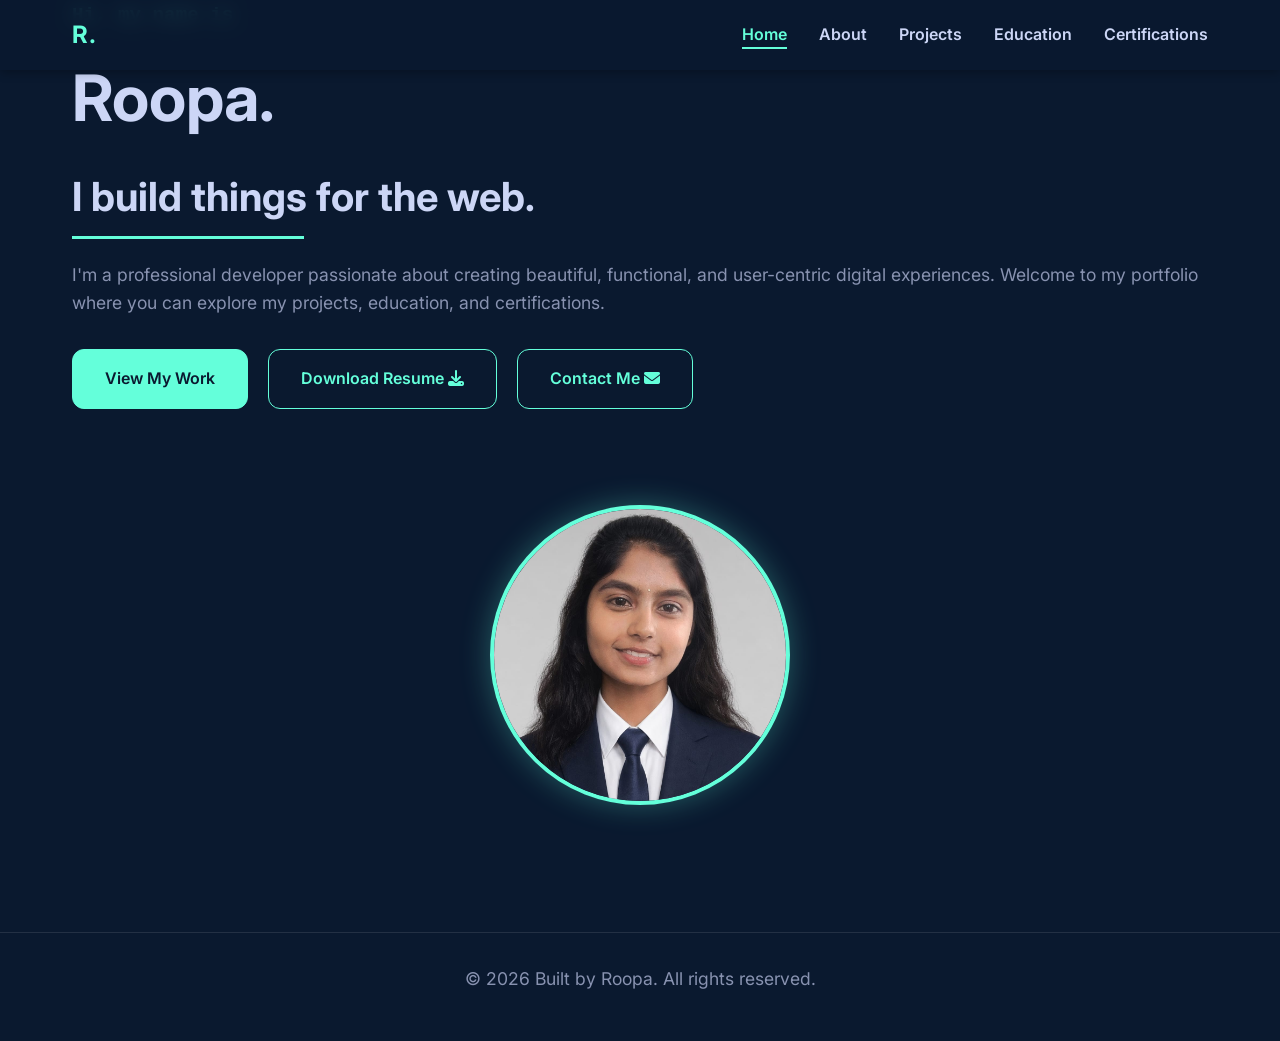
<file: index.html>
<!DOCTYPE html>
<html lang="en">
<head>
    <meta charset="UTF-8">
    <meta name="viewport" content="width=device-width, initial-scale=1.0">
    <title>Roopa | Professional Portfolio</title>
    <meta name="description" content="Professional portfolio of Roopa">
    <link rel="stylesheet" href="style.css">
    <!-- Font Awesome for Icons -->
    <link rel="stylesheet" href="https://cdnjs.cloudflare.com/ajax/libs/font-awesome/6.4.0/css/all.min.css">
</head>
<body>

    <!-- Header Navigation -->
    <header>
        <nav class="container">
            <div class="logo">R.</div>
            <ul class="nav-links">
                <li><a href="index.html" class="active">Home</a></li>
                <li><a href="about.html">About</a></li>
                <li><a href="projects.html">Projects</a></li>
                <li><a href="education.html">Education</a></li>
                <li><a href="certifications.html">Certifications</a></li>
            </ul>
            <div class="menu-toggle">
                <i class="fas fa-bars"></i>
            </div>
        </nav>
    </header>

    <!-- Main Content -->
    <main>
        <section class="container hero" id="home">
            <div class="hero-content fade-in">
                <h3>Hi, my name is</h3>
                <h1>Roopa.</h1>
                <h2>I build things for the web.</h2>
                <p>I'm a professional developer passionate about creating beautiful, functional, and user-centric digital experiences. Welcome to my portfolio where you can explore my projects, education, and certifications.</p>
                <div class="hero-btns">
                    <a href="projects.html" class="btn btn-primary">View My Work</a>
                    <a href="resume.docx" download="Roopa_Resume.docx" class="btn">Download Resume <i class="fas fa-download"></i></a>
                    <a href="mailto:contact@example.com" class="btn">Contact Me <i class="fas fa-envelope"></i></a>
                </div>
            </div>
            <div class="hero-image fade-in">
                <img src="photo.jpeg" alt="Roopa - Professional Photo" id="profile-photo">
            </div>
        </section>
    </main>

    <!-- Footer -->
    <footer>
        <p>&copy; 2026 Built by Roopa. All rights reserved.</p>
    </footer>

    <script src="script.js"></script>
</body>
</html>
</file>
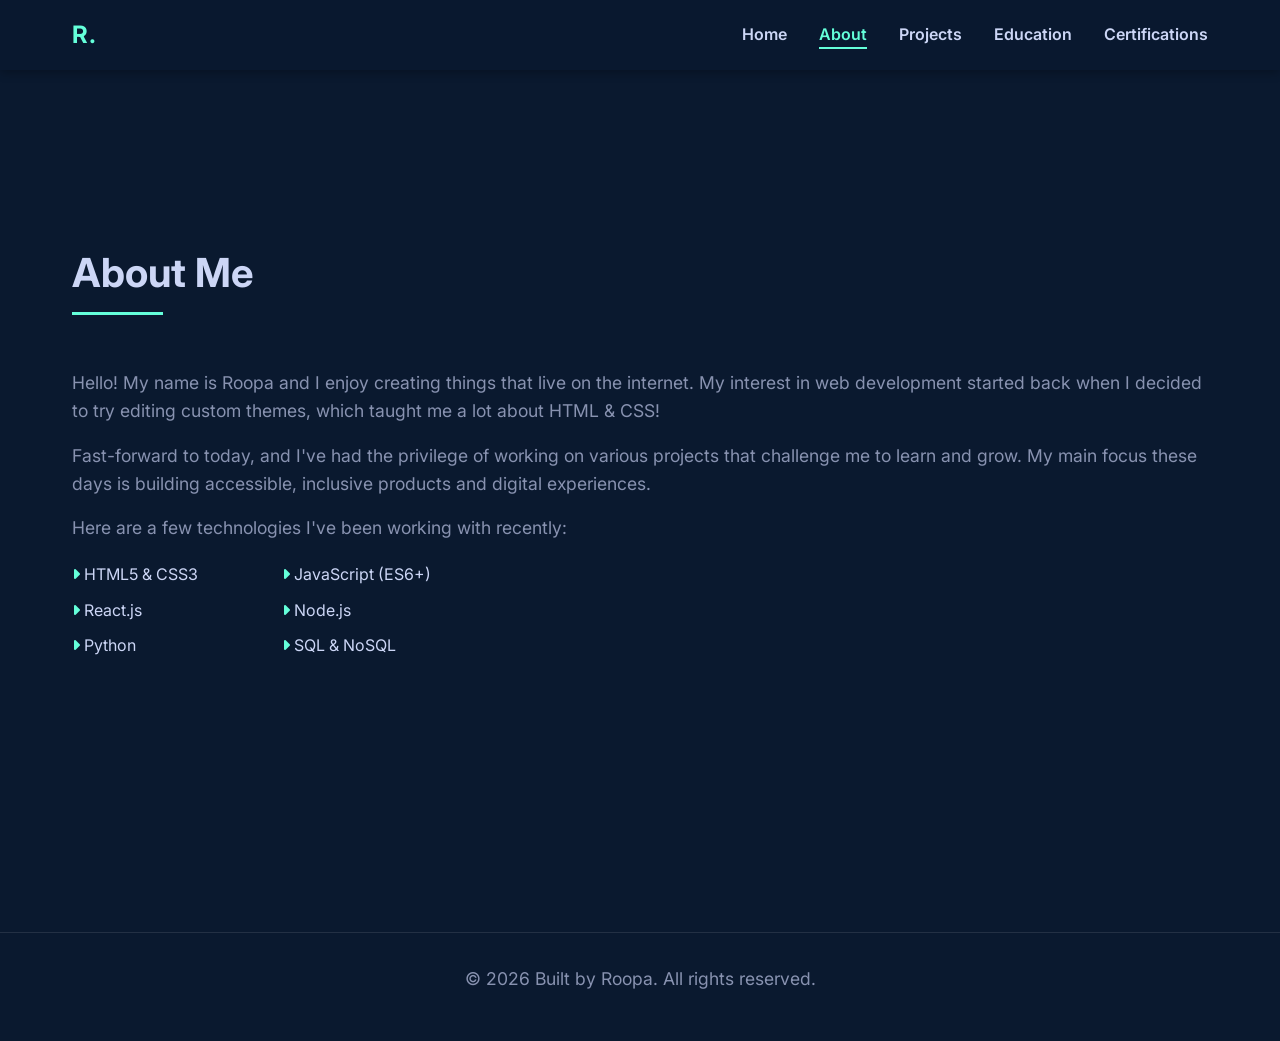
<file: about.html>
<!DOCTYPE html>
<html lang="en">
<head>
    <meta charset="UTF-8">
    <meta name="viewport" content="width=device-width, initial-scale=1.0">
    <title>About | Roopa</title>
    <meta name="description" content="About Roopa - Background and Skills">
    <link rel="stylesheet" href="style.css">
    <link rel="stylesheet" href="https://cdnjs.cloudflare.com/ajax/libs/font-awesome/6.4.0/css/all.min.css">
</head>
<body>

    <header>
        <nav class="container">
            <div class="logo">R.</div>
            <ul class="nav-links">
                <li><a href="index.html">Home</a></li>
                <li><a href="about.html" class="active">About</a></li>
                <li><a href="projects.html">Projects</a></li>
                <li><a href="education.html">Education</a></li>
                <li><a href="certifications.html">Certifications</a></li>
            </ul>
            <div class="menu-toggle">
                <i class="fas fa-bars"></i>
            </div>
        </nav>
    </header>

    <main>
        <section class="container" id="about">
            <div class="fade-in">
                <h2>About Me</h2>
                <div style="display: flex; gap: 2rem; flex-wrap: wrap; align-items: flex-start; margin-top: 2rem;">
                    <div style="flex: 2; min-width: 300px;">
                        <p>Hello! My name is Roopa and I enjoy creating things that live on the internet. My interest in web development started back when I decided to try editing custom themes, which taught me a lot about HTML & CSS!</p>
                        <p>Fast-forward to today, and I've had the privilege of working on various projects that challenge me to learn and grow. My main focus these days is building accessible, inclusive products and digital experiences.</p>
                        <p>Here are a few technologies I've been working with recently:</p>
                        <ul style="list-style: none; display: grid; grid-template-columns: repeat(2, minmax(140px, 200px)); gap: 10px; margin-top: 20px;">
                            <li><i class="fas fa-caret-right" style="color: var(--accent-color);"></i> HTML5 & CSS3</li>
                            <li><i class="fas fa-caret-right" style="color: var(--accent-color);"></i> JavaScript (ES6+)</li>
                            <li><i class="fas fa-caret-right" style="color: var(--accent-color);"></i> React.js</li>
                            <li><i class="fas fa-caret-right" style="color: var(--accent-color);"></i> Node.js</li>
                            <li><i class="fas fa-caret-right" style="color: var(--accent-color);"></i> Python</li>
                            <li><i class="fas fa-caret-right" style="color: var(--accent-color);"></i> SQL & NoSQL</li>
                        </ul>
                    </div>
                </div>
            </div>
        </section>
    </main>

    <footer>
        <p>&copy; 2026 Built by Roopa. All rights reserved.</p>
    </footer>

    <script src="script.js"></script>
</body>
</html>
</file>
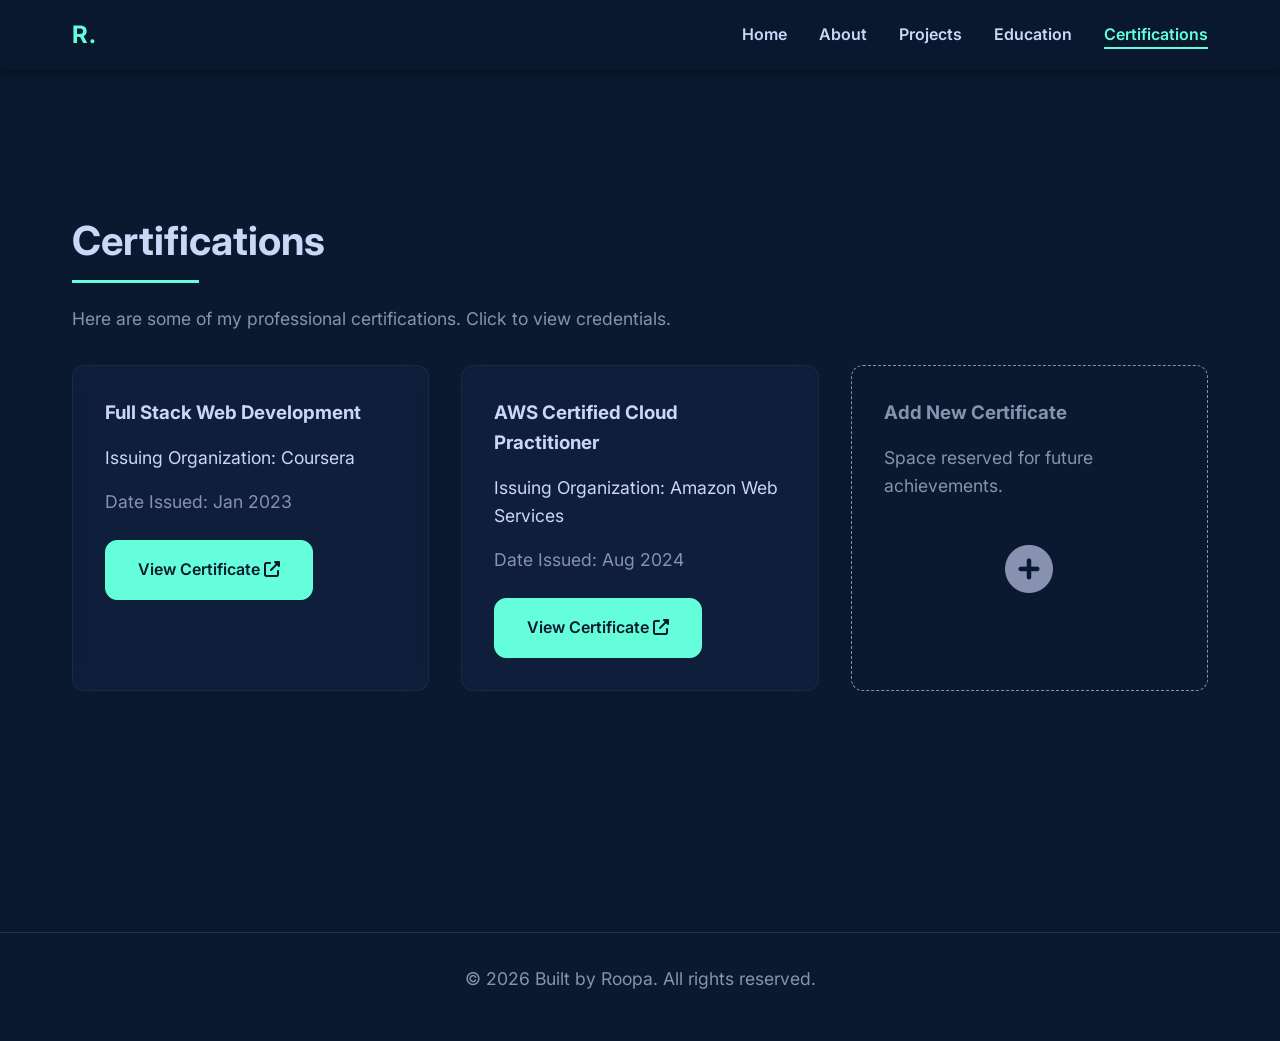
<file: certifications.html>
<!DOCTYPE html>
<html lang="en">
<head>
    <meta charset="UTF-8">
    <meta name="viewport" content="width=device-width, initial-scale=1.0">
    <title>Certifications | Roopa</title>
    <meta name="description" content="Certifications earned by Roopa">
    <link rel="stylesheet" href="style.css">
    <link rel="stylesheet" href="https://cdnjs.cloudflare.com/ajax/libs/font-awesome/6.4.0/css/all.min.css">
</head>
<body>

    <header>
        <nav class="container">
            <div class="logo">R.</div>
            <ul class="nav-links">
                <li><a href="index.html">Home</a></li>
                <li><a href="about.html">About</a></li>
                <li><a href="projects.html">Projects</a></li>
                <li><a href="education.html">Education</a></li>
                <li><a href="certifications.html" class="active">Certifications</a></li>
            </ul>
            <div class="menu-toggle">
                <i class="fas fa-bars"></i>
            </div>
        </nav>
    </header>

    <main>
        <section class="container" id="certifications">
            <div class="fade-in">
                <h2>Certifications</h2>
                <p>Here are some of my professional certifications. Click to view credentials.</p>
                
                <div class="grid">
                    <!-- Certificate 1 -->
                    <div class="card">
                        <h3>Full Stack Web Development</h3>
                        <p style="color: var(--text-primary);">Issuing Organization: Coursera</p>
                        <p>Date Issued: Jan 2023</p>
                        <div class="card-links" style="margin-top: 1.5rem;">
                            <a href="#" class="btn btn-primary" style="font-size: 1rem; margin-top: 0;">View Certificate <i class="fas fa-external-link-alt"></i></a>
                        </div>
                    </div>

                    <!-- Certificate 2 -->
                    <div class="card">
                        <h3>AWS Certified Cloud Practitioner</h3>
                        <p style="color: var(--text-primary);">Issuing Organization: Amazon Web Services</p>
                        <p>Date Issued: Aug 2024</p>
                        <div class="card-links" style="margin-top: 1.5rem;">
                            <a href="#" class="btn btn-primary" style="font-size: 1rem; margin-top: 0;">View Certificate <i class="fas fa-external-link-alt"></i></a>
                        </div>
                    </div>

                    <!-- Certificate Placeholder for future -->
                    <div class="card" style="border-style: dashed; border-color: var(--text-secondary); background: transparent;">
                        <h3 style="color: var(--text-secondary);">Add New Certificate</h3>
                        <p>Space reserved for future achievements.</p>
                        <div style="text-align: center; margin-top: 2rem; font-size: 3rem; color: var(--text-secondary);">
                            <i class="fas fa-plus-circle"></i>
                        </div>
                    </div>
                </div>
            </div>
        </section>
    </main>

    <footer>
        <p>&copy; 2026 Built by Roopa. All rights reserved.</p>
    </footer>

    <script src="script.js"></script>
</body>
</html>
</file>
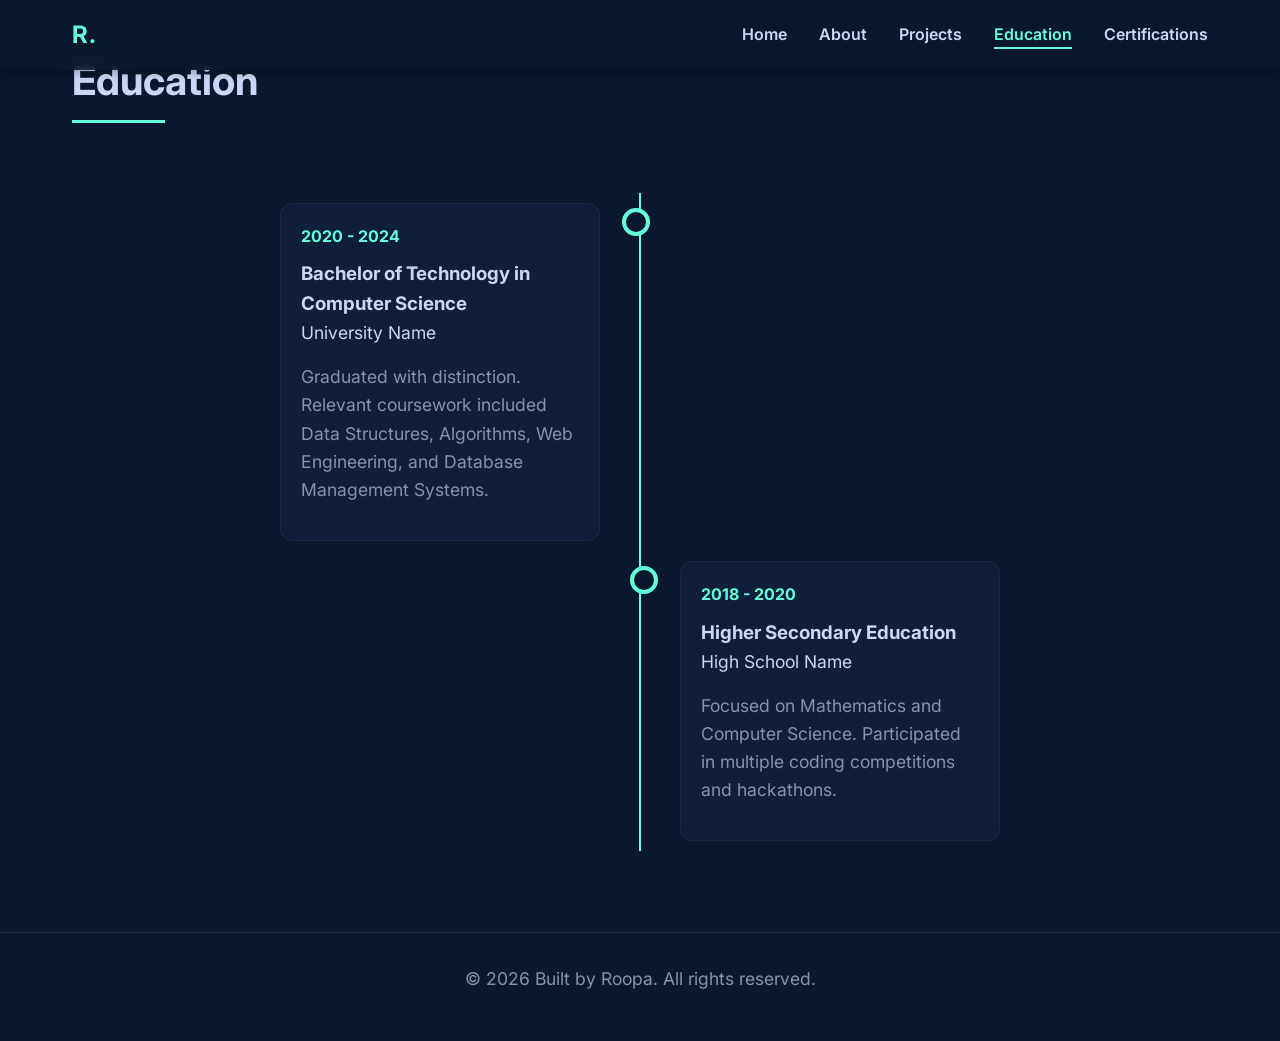
<file: education.html>
<!DOCTYPE html>
<html lang="en">
<head>
    <meta charset="UTF-8">
    <meta name="viewport" content="width=device-width, initial-scale=1.0">
    <title>Education | Roopa</title>
    <meta name="description" content="Educational background of Roopa">
    <link rel="stylesheet" href="style.css">
    <link rel="stylesheet" href="https://cdnjs.cloudflare.com/ajax/libs/font-awesome/6.4.0/css/all.min.css">
</head>
<body>

    <header>
        <nav class="container">
            <div class="logo">R.</div>
            <ul class="nav-links">
                <li><a href="index.html">Home</a></li>
                <li><a href="about.html">About</a></li>
                <li><a href="projects.html">Projects</a></li>
                <li><a href="education.html" class="active">Education</a></li>
                <li><a href="certifications.html">Certifications</a></li>
            </ul>
            <div class="menu-toggle">
                <i class="fas fa-bars"></i>
            </div>
        </nav>
    </header>

    <main>
        <section class="container" id="education">
            <div class="fade-in">
                <h2>Education</h2>
                
                <div class="timeline">
                    <!-- Education 1 -->
                    <div class="timeline-item left">
                        <div class="timeline-content">
                            <div class="timeline-date">2020 - 2024</div>
                            <h3>Bachelor of Technology in Computer Science</h3>
                            <p style="color: var(--text-primary);">University Name</p>
                            <p>Graduated with distinction. Relevant coursework included Data Structures, Algorithms, Web Engineering, and Database Management Systems.</p>
                        </div>
                    </div>

                    <!-- Education 2 -->
                    <div class="timeline-item right">
                        <div class="timeline-content">
                            <div class="timeline-date">2018 - 2020</div>
                            <h3>Higher Secondary Education</h3>
                            <p style="color: var(--text-primary);">High School Name</p>
                            <p>Focused on Mathematics and Computer Science. Participated in multiple coding competitions and hackathons.</p>
                        </div>
                    </div>
                </div>
            </div>
        </section>
    </main>

    <footer>
        <p>&copy; 2026 Built by Roopa. All rights reserved.</p>
    </footer>

    <script src="script.js"></script>
</body>
</html>
</file>
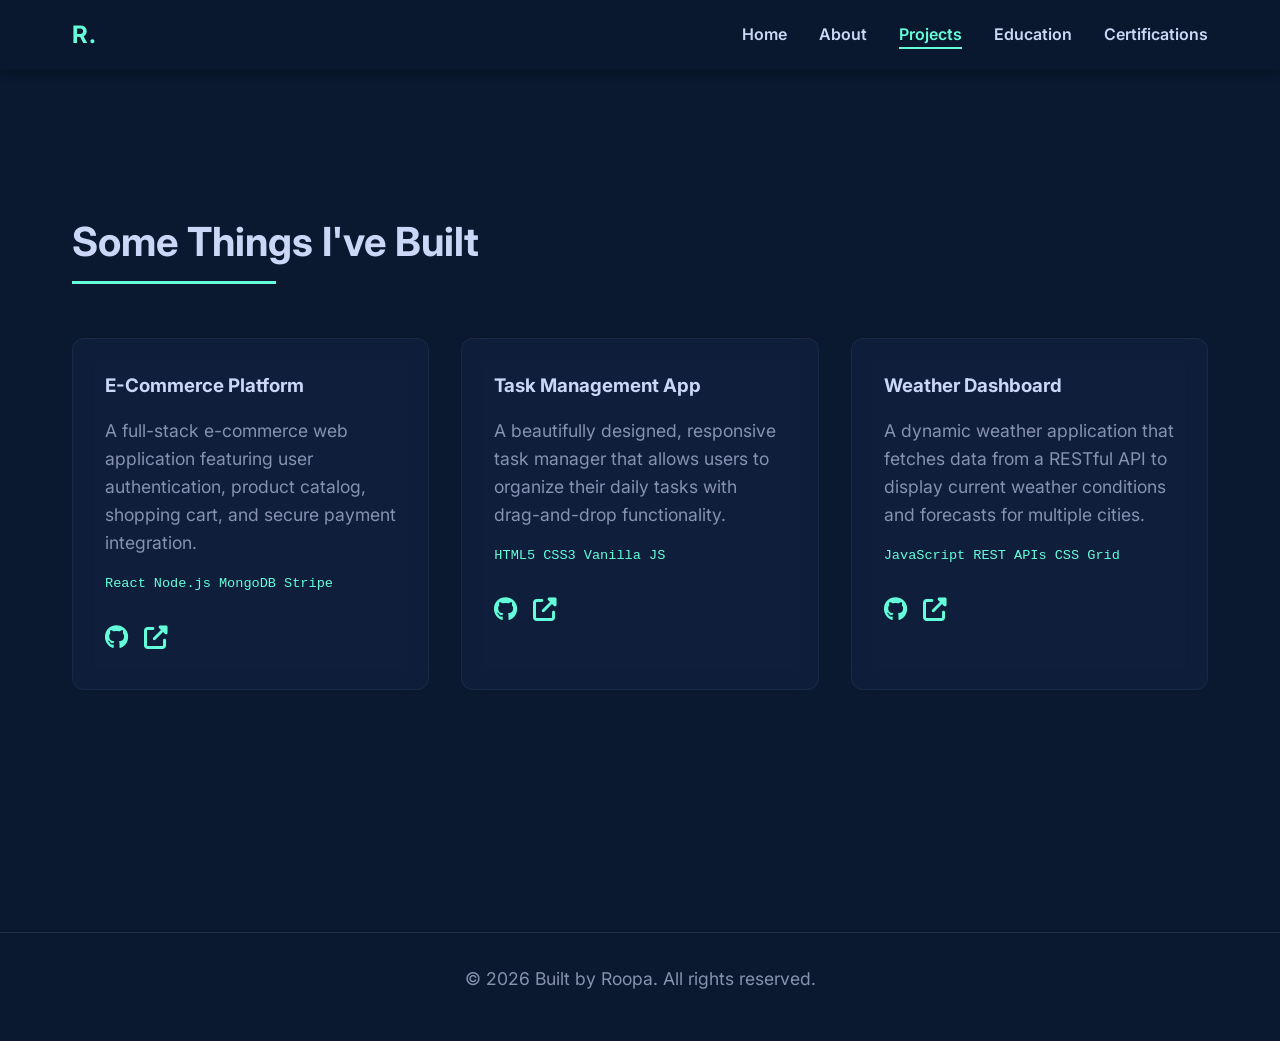
<file: projects.html>
<!DOCTYPE html>
<html lang="en">
<head>
    <meta charset="UTF-8">
    <meta name="viewport" content="width=device-width, initial-scale=1.0">
    <title>Projects | Roopa</title>
    <meta name="description" content="Projects developed by Roopa">
    <link rel="stylesheet" href="style.css">
    <link rel="stylesheet" href="https://cdnjs.cloudflare.com/ajax/libs/font-awesome/6.4.0/css/all.min.css">
</head>
<body>

    <header>
        <nav class="container">
            <div class="logo">R.</div>
            <ul class="nav-links">
                <li><a href="index.html">Home</a></li>
                <li><a href="about.html">About</a></li>
                <li><a href="projects.html" class="active">Projects</a></li>
                <li><a href="education.html">Education</a></li>
                <li><a href="certifications.html">Certifications</a></li>
            </ul>
            <div class="menu-toggle">
                <i class="fas fa-bars"></i>
            </div>
        </nav>
    </header>

    <main>
        <section class="container" id="projects">
            <div class="fade-in">
                <h2>Some Things I've Built</h2>
                
                <div class="grid">
                    <!-- Project 1 -->
                    <div class="card">
                        <h3>E-Commerce Platform</h3>
                        <p>A full-stack e-commerce web application featuring user authentication, product catalog, shopping cart, and secure payment integration.</p>
                        <div class="tech-stack">
                            <span>React</span>
                            <span>Node.js</span>
                            <span>MongoDB</span>
                            <span>Stripe</span>
                        </div>
                        <div class="card-links">
                            <a href="#" target="_blank" aria-label="GitHub Link"><i class="fab fa-github"></i></a>
                            <a href="#" target="_blank" aria-label="Live Demo Link"><i class="fas fa-external-link-alt"></i></a>
                        </div>
                    </div>

                    <!-- Project 2 -->
                    <div class="card">
                        <h3>Task Management App</h3>
                        <p>A beautifully designed, responsive task manager that allows users to organize their daily tasks with drag-and-drop functionality.</p>
                        <div class="tech-stack">
                            <span>HTML5</span>
                            <span>CSS3</span>
                            <span>Vanilla JS</span>
                        </div>
                        <div class="card-links">
                            <a href="#" target="_blank" aria-label="GitHub Link"><i class="fab fa-github"></i></a>
                            <a href="#" target="_blank" aria-label="Live Demo Link"><i class="fas fa-external-link-alt"></i></a>
                        </div>
                    </div>

                    <!-- Project 3 -->
                    <div class="card">
                        <h3>Weather Dashboard</h3>
                        <p>A dynamic weather application that fetches data from a RESTful API to display current weather conditions and forecasts for multiple cities.</p>
                        <div class="tech-stack">
                            <span>JavaScript</span>
                            <span>REST APIs</span>
                            <span>CSS Grid</span>
                        </div>
                        <div class="card-links">
                            <a href="#" target="_blank" aria-label="GitHub Link"><i class="fab fa-github"></i></a>
                            <a href="#" target="_blank" aria-label="Live Demo Link"><i class="fas fa-external-link-alt"></i></a>
                        </div>
                    </div>
                </div>
            </div>
        </section>
    </main>

    <footer>
        <p>&copy; 2026 Built by Roopa. All rights reserved.</p>
    </footer>

    <script src="script.js"></script>
</body>
</html>
</file>
<file: style.css>
@import url('https://fonts.googleapis.com/css2?family=Inter:wght@300;400;600;700&display=swap');

:root {
  --bg-color: #0a192f;
  --text-primary: #ccd6f6;
  --text-secondary: #8892b0;
  --accent-color: #64ffda;
  --card-bg: rgba(17, 34, 64, 0.7);
  --nav-bg: rgba(10, 25, 47, 0.85);
  --border-radius: 12px;
  --transition: all 0.3s ease-in-out;
}

* {
  margin: 0;
  padding: 0;
  box-sizing: border-box;
}

body {
  font-family: 'Inter', sans-serif;
  background-color: var(--bg-color);
  color: var(--text-primary);
  line-height: 1.6;
  overflow-x: hidden;
}

a {
  text-decoration: none;
  color: var(--accent-color);
  transition: var(--transition);
}

a:hover {
  color: #fff;
}

/* Typography */
h1, h2, h3 {
  color: var(--text-primary);
  font-weight: 700;
}

h1 {
  font-size: 4rem;
  margin-bottom: 1rem;
}

h2 {
  font-size: 2.5rem;
  margin-bottom: 2rem;
  position: relative;
  display: inline-block;
}

h2::after {
  content: '';
  position: absolute;
  bottom: -10px;
  left: 0;
  width: 50%;
  height: 3px;
  background-color: var(--accent-color);
}

p {
  color: var(--text-secondary);
  font-size: 1.1rem;
  margin-bottom: 1rem;
}

/* Layout Container */
.container {
  max-width: 1200px;
  margin: 0 auto;
  padding: 0 2rem;
}

section {
  padding: 100px 0;
  min-height: 100vh;
  display: flex;
  flex-direction: column;
  justify-content: center;
}

/* Navigation */
header {
  position: fixed;
  top: 0;
  width: 100%;
  background: var(--nav-bg);
  backdrop-filter: blur(10px);
  z-index: 1000;
  padding: 1rem 0;
  box-shadow: 0 2px 10px rgba(0, 0, 0, 0.3);
}

nav {
  display: flex;
  justify-content: space-between;
  align-items: center;
}

.logo {
  font-size: 1.5rem;
  font-weight: 700;
  color: var(--accent-color);
  letter-spacing: 1px;
}

.nav-links {
  list-style: none;
  display: flex;
  gap: 2rem;
}

.nav-links a {
  color: var(--text-primary);
  font-weight: 600;
  position: relative;
}

.nav-links a::after {
  content: '';
  position: absolute;
  width: 0;
  height: 2px;
  bottom: -5px;
  left: 0;
  background-color: var(--accent-color);
  transition: var(--transition);
}

.nav-links a:hover::after,
.nav-links a.active::after {
  width: 100%;
}

.nav-links a.active {
  color: var(--accent-color);
}

.menu-toggle {
  display: none;
  font-size: 2rem;
  cursor: pointer;
  color: var(--accent-color);
}

/* Buttons */
.btn {
  display: inline-block;
  padding: 1rem 2rem;
  border: 1px solid var(--accent-color);
  border-radius: var(--border-radius);
  color: var(--accent-color);
  font-weight: 600;
  background: transparent;
  cursor: pointer;
  transition: var(--transition);
  margin-right: 1rem;
  margin-top: 1rem;
}

.btn:hover {
  background: rgba(100, 255, 218, 0.1);
  transform: translateY(-3px);
  box-shadow: 0 5px 15px rgba(100, 255, 218, 0.2);
}

.btn-primary {
  background: var(--accent-color);
  color: var(--bg-color);
}

.btn-primary:hover {
  background: #4cd6b8;
  color: var(--bg-color);
}

/* Hero Section */
.hero {
  display: flex;
  align-items: center;
  justify-content: space-between;
}

.hero-content {
  flex: 1;
}

.hero-content h3 {
  color: var(--accent-color);
  font-family: monospace;
  font-size: 1.2rem;
  margin-bottom: 1rem;
}

.hero-image {
  flex: 1;
  display: flex;
  justify-content: center;
  position: relative;
}

.hero-image img {
  width: 300px;
  height: 300px;
  border-radius: 50%;
  object-fit: cover;
  border: 4px solid var(--accent-color);
  box-shadow: 0 0 30px rgba(100, 255, 218, 0.3);
  transition: var(--transition);
}

.hero-image img:hover {
  transform: scale(1.05);
}

/* Cards (Projects, Certifications) */
.grid {
  display: grid;
  grid-template-columns: repeat(auto-fit, minmax(300px, 1fr));
  gap: 2rem;
  margin-top: 2rem;
}

.card {
  background: var(--card-bg);
  border-radius: var(--border-radius);
  padding: 2rem;
  transition: var(--transition);
  border: 1px solid rgba(255,255,255,0.05);
  backdrop-filter: blur(10px);
}

.card:hover {
  transform: translateY(-10px);
  box-shadow: 0 10px 30px rgba(0, 0, 0, 0.5);
  border-color: var(--accent-color);
}

.card h3 {
  margin-bottom: 1rem;
  color: var(--text-primary);
}

.card .tech-stack {
  display: flex;
  flex-wrap: wrap;
  gap: 0.5rem;
  margin-top: 1rem;
  margin-bottom: 1.5rem;
}

.card .tech-stack span {
  font-family: monospace;
  font-size: 0.85rem;
  color: var(--accent-color);
}

.card-links {
  display: flex;
  gap: 1rem;
}

.card-links a {
  font-size: 1.5rem;
}

/* Timeline (Education) */
.timeline {
  position: relative;
  max-width: 800px;
  margin: 0 auto;
  margin-top: 3rem;
}

.timeline::after {
  content: '';
  position: absolute;
  width: 2px;
  background-color: var(--accent-color);
  top: 0;
  bottom: 0;
  left: 50%;
  margin-left: -1px;
}

.timeline-item {
  padding: 10px 40px;
  position: relative;
  background-color: inherit;
  width: 50%;
}

.timeline-item::after {
  content: '';
  position: absolute;
  width: 20px;
  height: 20px;
  right: -10px;
  background-color: var(--bg-color);
  border: 4px solid var(--accent-color);
  top: 15px;
  border-radius: 50%;
  z-index: 1;
}

.left {
  left: 0;
}

.right {
  left: 50%;
}

.right::after {
  left: -10px;
}

.timeline-content {
  padding: 20px;
  background-color: var(--card-bg);
  border-radius: var(--border-radius);
  border: 1px solid rgba(255,255,255,0.05);
  transition: var(--transition);
}

.timeline-content:hover {
  border-color: var(--accent-color);
  transform: scale(1.02);
}

.timeline-date {
  color: var(--accent-color);
  font-weight: bold;
  margin-bottom: 10px;
}

/* Footer */
footer {
  text-align: center;
  padding: 2rem;
  margin-top: 2rem;
  border-top: 1px solid rgba(255,255,255,0.1);
  color: var(--text-secondary);
}

footer a {
  color: var(--accent-color);
}

/* Animations */
.fade-in {
  opacity: 0;
  transform: translateY(30px);
  transition: opacity 0.8s ease-out, transform 0.8s ease-out;
}

.fade-in.visible {
  opacity: 1;
  transform: translateY(0);
}

/* Responsive */
@media (max-width: 768px) {
  h1 { font-size: 2.5rem; }
  h2 { font-size: 2rem; }
  
  .menu-toggle { display: block; }
  
  .nav-links {
    position: absolute;
    top: 70px;
    right: -100%;
    flex-direction: column;
    background-color: var(--nav-bg);
    width: 100%;
    text-align: center;
    transition: 0.3s;
    box-shadow: 0 10px 10px rgba(0,0,0,0.3);
    padding: 2rem 0;
  }
  
  .nav-links.active {
    right: 0;
  }
  
  .hero {
    flex-direction: column-reverse;
    text-align: center;
    padding-top: 120px;
  }
  
  .hero-image {
    margin-bottom: 3rem;
  }
  
  .hero-image img {
    width: 250px;
    height: 250px;
  }
  
  .timeline::after { left: 31px; }
  
  .timeline-item {
    width: 100%;
    padding-left: 70px;
    padding-right: 25px;
  }
  
  .timeline-item::after { left: 21px; }
  .right { left: 0%; }
}
</file>
